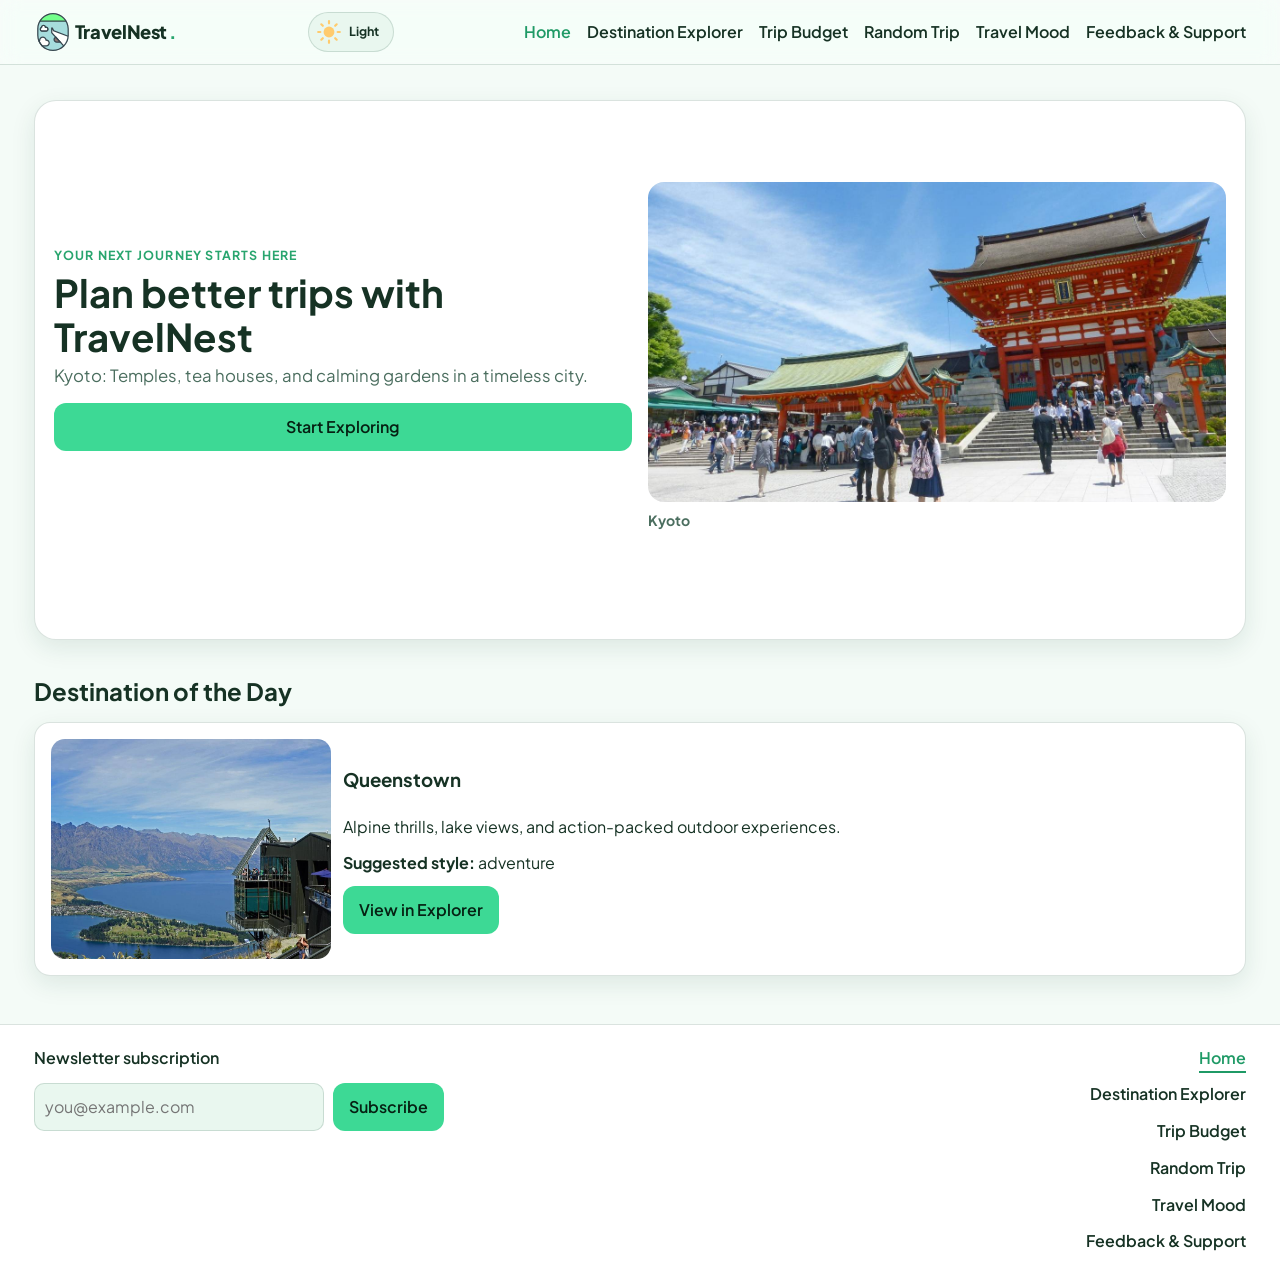
<file: index.html>
<!DOCTYPE html>
<html lang="en">

<head>
    <meta charset="UTF-8">
    <meta http-equiv="refresh" content="0; url=Pages/Home.html">
    <title>TravelNest</title>
</head>

<body>
    <script>
        window.location.replace("Pages/Home.html");
    </script>
</body>

</html>
</file>
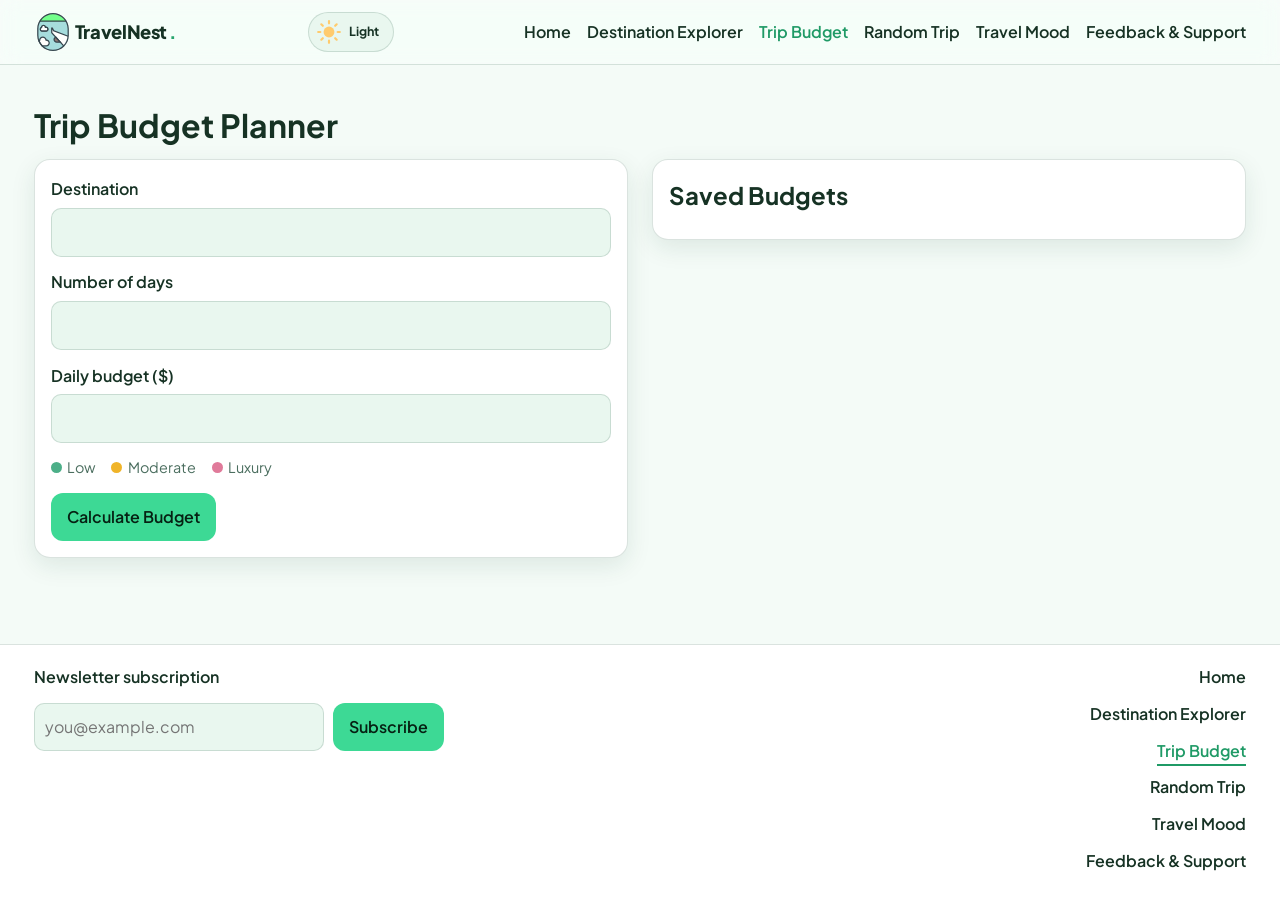
<file: Pages/Budget Planner.html>
<!DOCTYPE html>
<html lang="en">

<head>
  <meta charset="UTF-8" />
  <meta name="viewport" content="width=device-width, initial-scale=1.0" />
  <meta name="description" content="Estimate your trip budget and save plans locally." />
  <title>TravelNest | Trip Budget Planner</title>
  <link rel="preconnect" href="https://fonts.googleapis.com">
  <link rel="preconnect" href="https://fonts.gstatic.com" crossorigin>
  <link href="https://fonts.googleapis.com/css2?family=Plus+Jakarta+Sans:wght@400;500;600;700;800&display=swap"
    rel="stylesheet">
  <link rel="icon" type="image/svg+xml" href="../Svgs/Favicon.svg" />
  <link rel="manifest" href="../PWA/Manifest.json" />
  <link rel="stylesheet" href="../Stylesheets/Global.css" />
  <link rel="stylesheet" href="../Stylesheets/Budget Planner.css" />
</head>

<body data-page="budget">
  <div id="site-header"></div>
  <main id="main-content">
    <h1>Trip Budget Planner</h1>
    <div class="split-layout">
      <div class="budget-planner-column">
        <form id="budget-form" class="surface-panel">
          <label>Destination
            <input id="destination" type="text" />
          </label>
          <label>Number of days
            <input id="days" type="text" />
          </label>
          <label>Daily budget ($)
            <input id="daily-budget" type="text" />
          </label>
          <div class="budget-legend">
            <span><i class="legend-dot legend-dot--low"></i> Low</span>
            <span><i class="legend-dot legend-dot--moderate"></i> Moderate</span>
            <span><i class="legend-dot legend-dot--luxury"></i> Luxury</span>
          </div>
          <button class="btn" type="submit">Calculate Budget</button>
        </form>
        <section id="budget-output" class="budget-output surface-panel" aria-live="polite"></section>
      </div>
      <section class="saved-budgets-column surface-panel">
        <h2>Saved Budgets</h2>
        <ul id="saved-budgets"></ul>
      </section>
    </div>
  </main>
  <div id="site-footer"></div>
  <script src="../Javascripts/Global.js"></script>
  <script src="../Javascripts/Budget Planner.js"></script>
</body>

</html>
</file>
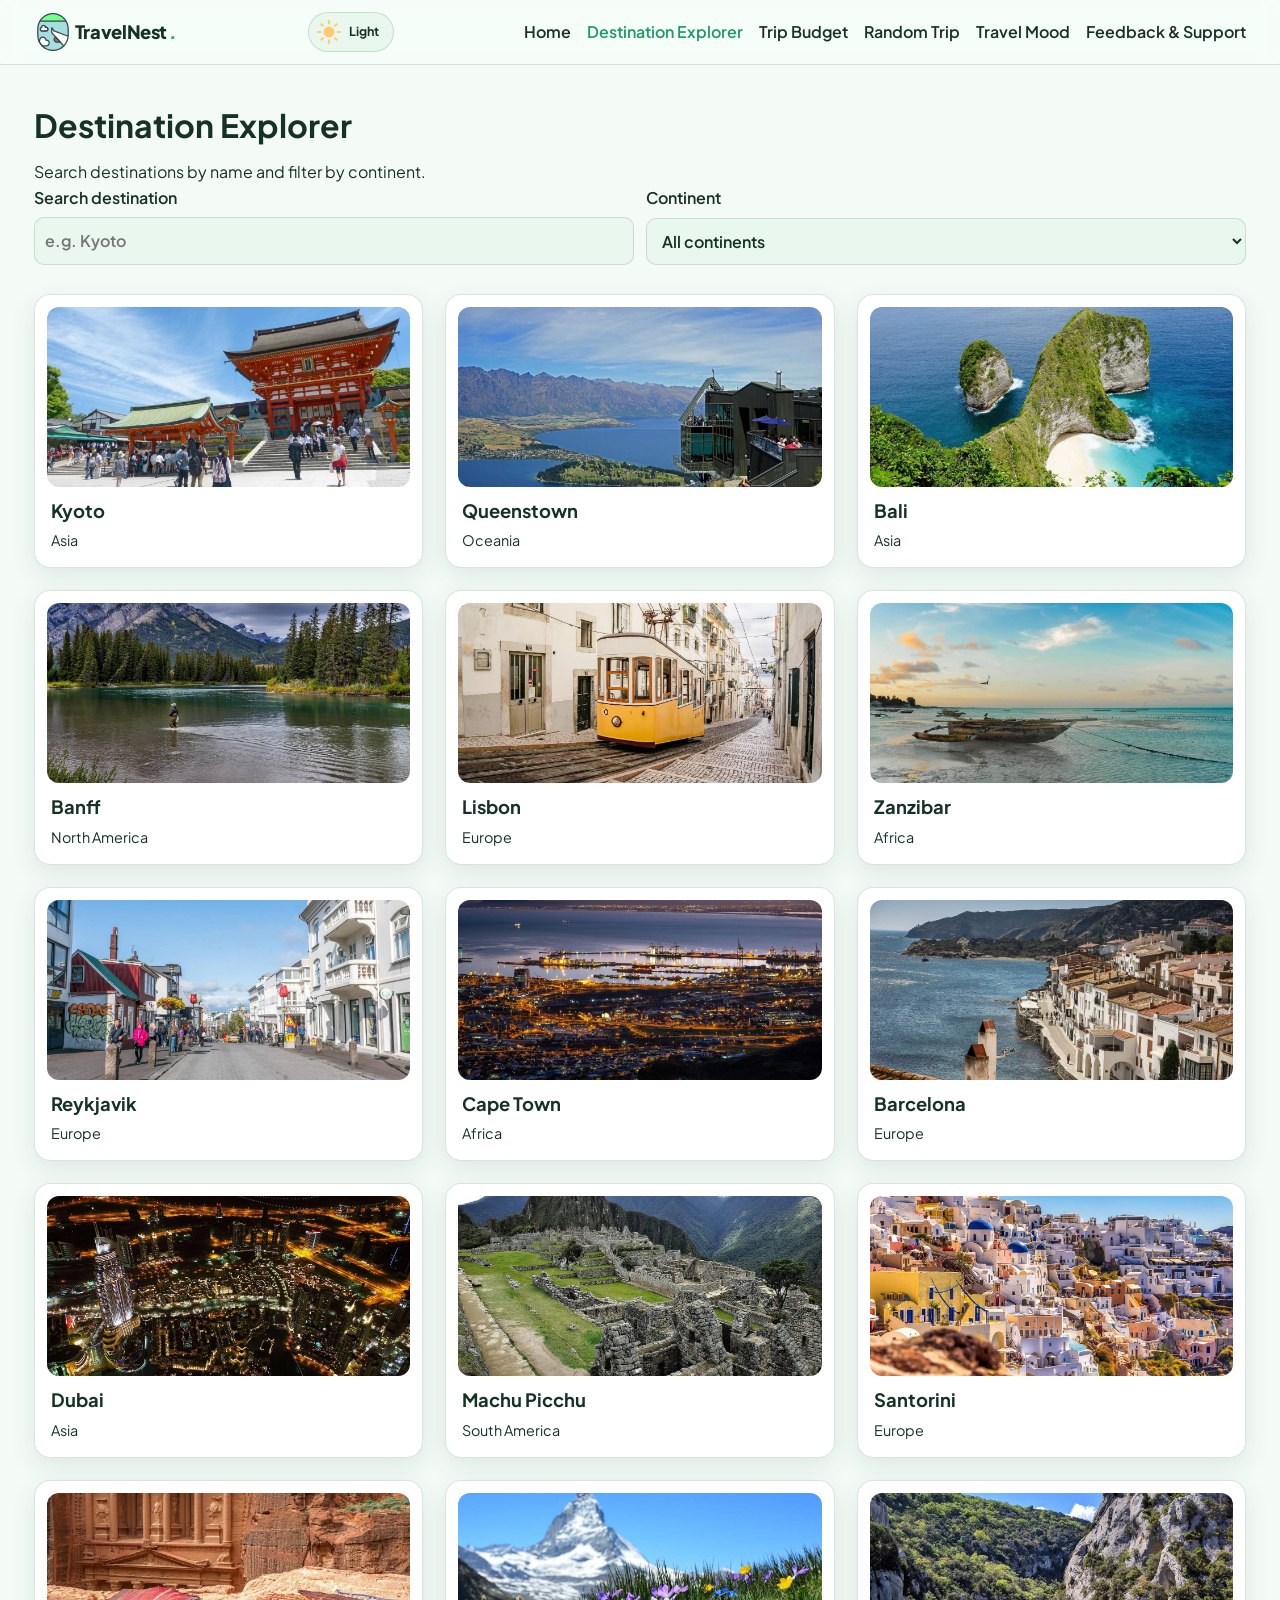
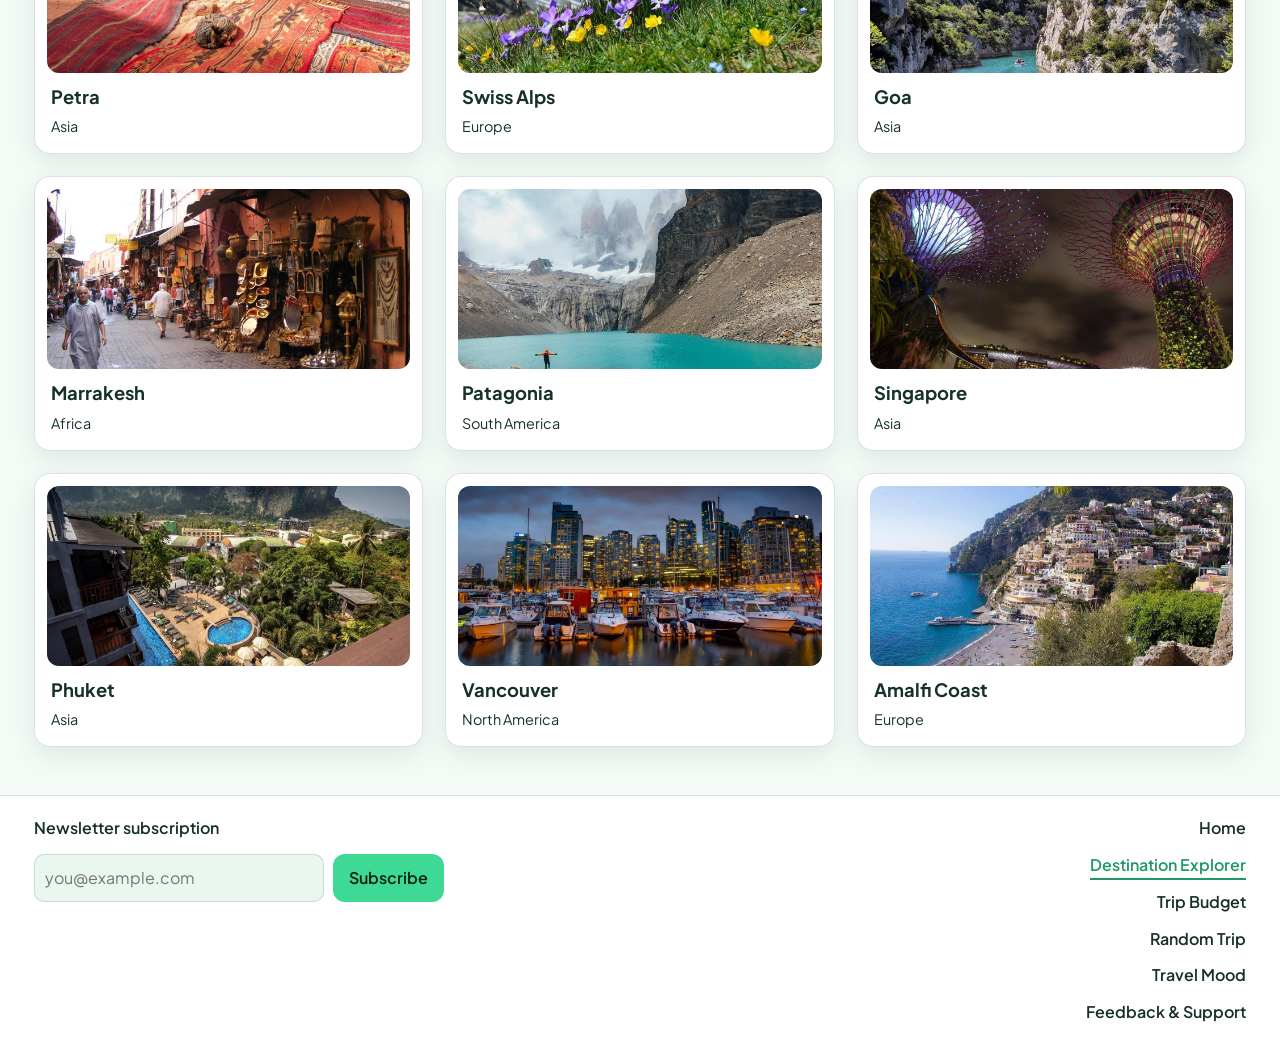
<file: Pages/Explorer.html>
<!DOCTYPE html>
<html lang="en">

<head>
  <meta charset="UTF-8" />
  <meta name="viewport" content="width=device-width, initial-scale=1.0" />
  <meta name="description" content="Browse and filter destinations with details, attractions, and travel costs." />
  <title>TravelNest | Destination Explorer</title>
  <link rel="preconnect" href="https://fonts.googleapis.com">
  <link rel="preconnect" href="https://fonts.gstatic.com" crossorigin>
  <link href="https://fonts.googleapis.com/css2?family=Plus+Jakarta+Sans:wght@400;500;600;700;800&display=swap"
    rel="stylesheet">
  <link rel="icon" type="image/svg+xml" href="../Svgs/Favicon.svg" />
  <link rel="manifest" href="../PWA/Manifest.json" />
  <link rel="stylesheet" href="../Stylesheets/Global.css" />
  <link rel="stylesheet" href="../Stylesheets/Explorer.css" />
</head>

<body data-page="explorer">
  <div id="site-header"></div>
  <main id="main-content">
    <header class="page-intro">
      <h1>Destination Explorer</h1>
      <p>Search destinations by name and filter by continent.</p>
    </header>
    <section class="filters">
      <label>
        Search destination
        <input id="search-input" type="text" placeholder="e.g. Kyoto" />
      </label>
      <label>
        Continent
        <select id="continent-filter">
          <option value="all">All continents</option>
        </select>
      </label>
    </section>
    <section id="destination-grid" class="destination-grid"></section>
  </main>
  <div id="destination-modal" class="modal" aria-hidden="true">
    <div class="modal__content glass-effect">
      <button type="button" id="close-modal" class="modal__close"
        aria-label="Close destination details">&times;</button>
      <div id="modal-body"></div>
    </div>
  </div>
  <div id="site-footer"></div>
  <script src="../Javascripts/Destination Data.js"></script>
  <script src="../Javascripts/Global.js"></script>
  <script src="../Javascripts/Explorer.js"></script>
</body>

</html>
</file>
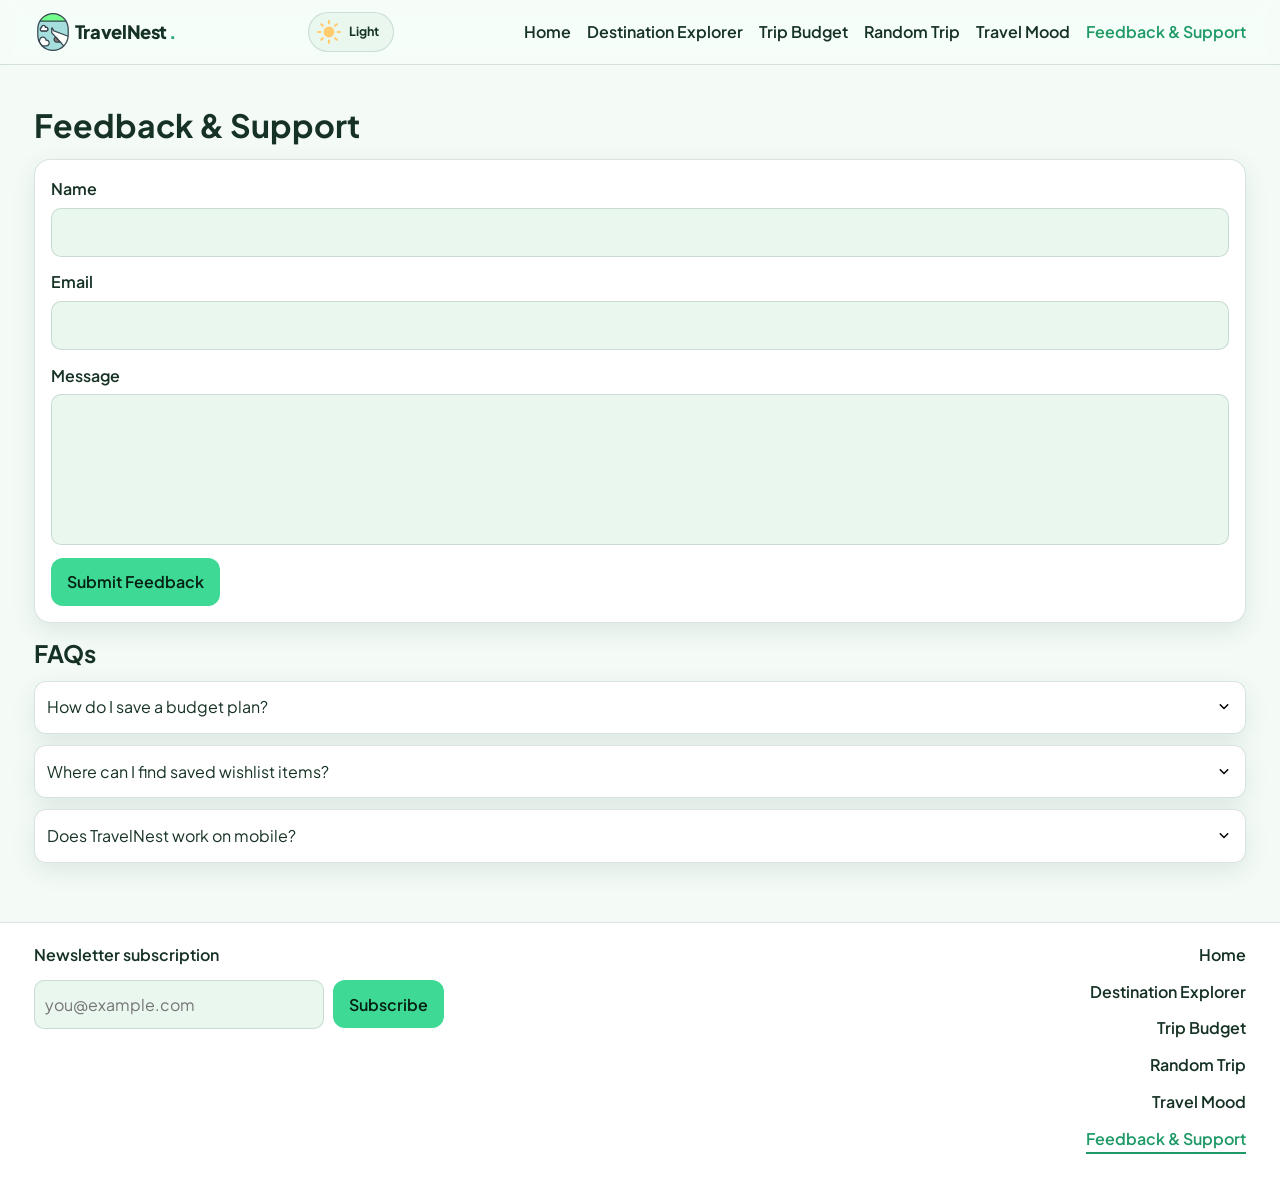
<file: Pages/Feedback.html>
<!DOCTYPE html>
<html lang="en">

<head>
  <meta charset="UTF-8" />
  <meta name="viewport" content="width=device-width, initial-scale=1.0" />
  <meta name="description" content="Send feedback and browse support FAQs." />
  <title>TravelNest | Feedback & Support</title>
  <link rel="preconnect" href="https://fonts.googleapis.com">
  <link rel="preconnect" href="https://fonts.gstatic.com" crossorigin>
  <link href="https://fonts.googleapis.com/css2?family=Plus+Jakarta+Sans:wght@400;500;600;700;800&display=swap"
    rel="stylesheet">
  <link rel="icon" type="image/svg+xml" href="../Svgs/Favicon.svg" />
  <link rel="manifest" href="../PWA/Manifest.json" />
  <link rel="stylesheet" href="../Stylesheets/Global.css" />
  <link rel="stylesheet" href="../Stylesheets/Feedback.css" />
</head>

<body data-page="feedback">
  <div id="site-header"></div>
  <main id="main-content">
    <h1>Feedback & Support</h1>
    <form id="feedback-form" class="surface-panel" novalidate>
      <label>Name
        <input id="name" type="text" />
      </label>
      <label>Email
        <input id="email" type="text" />
      </label>
      <label>Message
        <textarea id="message" class="no-resize" rows="5"></textarea>
      </label>
      <button class="btn" type="submit">Submit Feedback</button>
    </form>
    <p id="feedback-message" aria-live="polite"></p>
    <section>
      <h2>FAQs</h2>
      <div id="faq" class="accordion"></div>
    </section>
  </main>
  <div id="site-footer"></div>
  <script src="../Javascripts/Global.js"></script>
  <script src="../Javascripts/Feedback.js"></script>
</body>

</html>
</file>
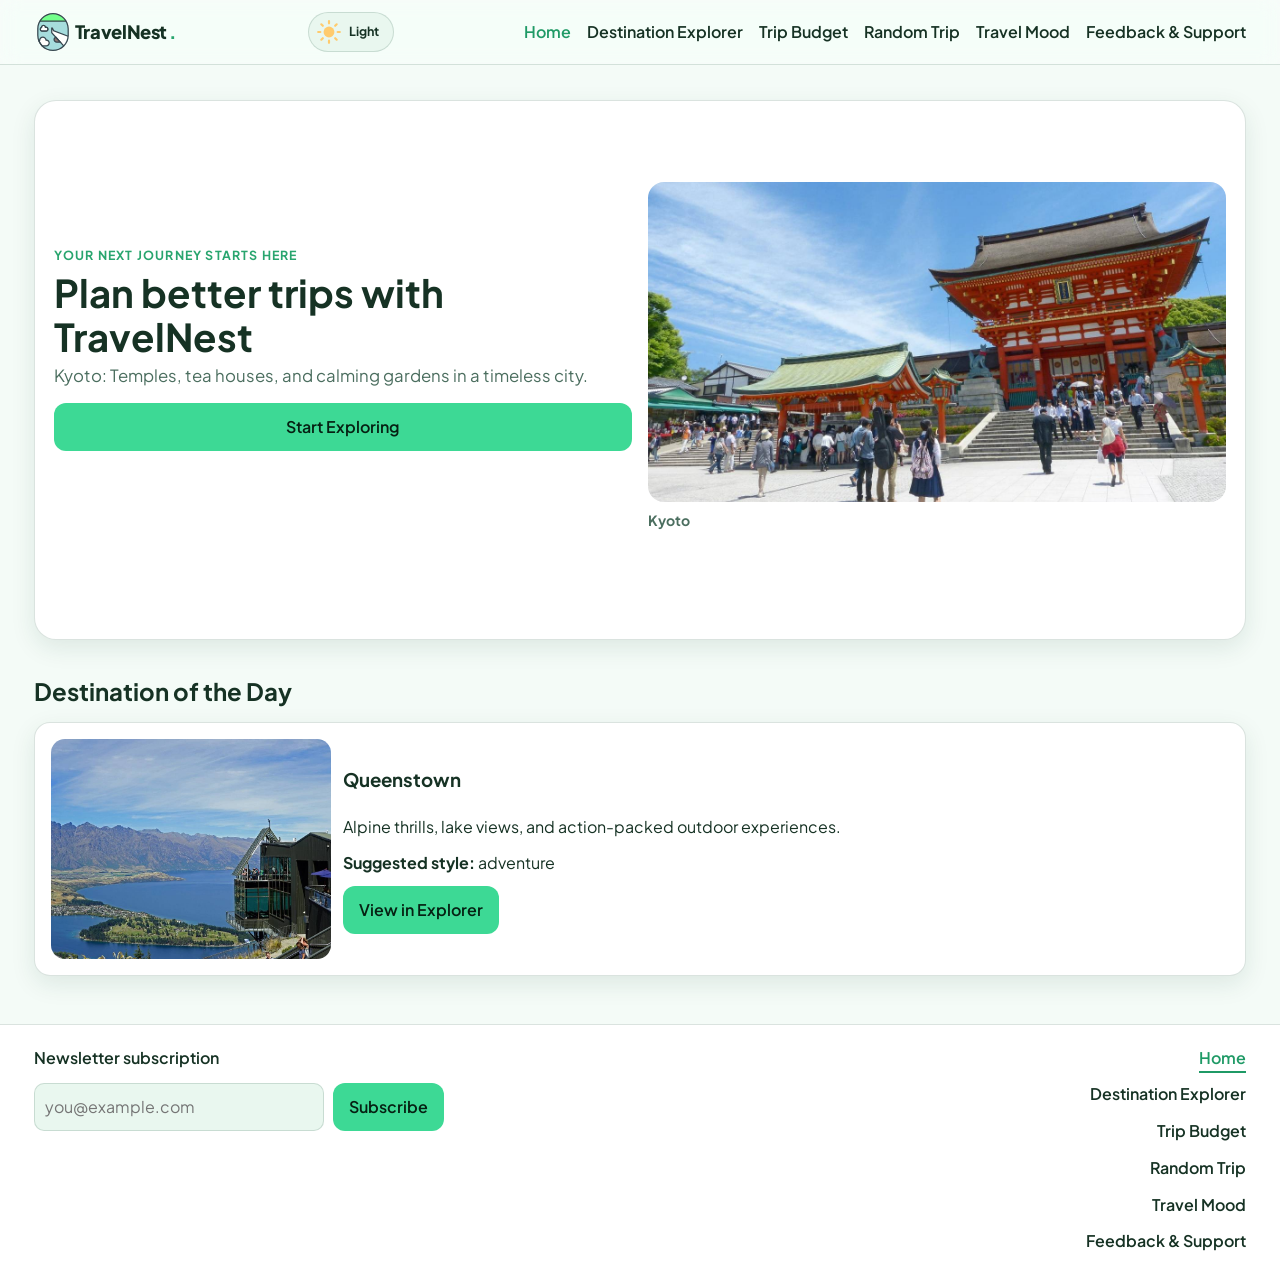
<file: Pages/Home.html>
<!DOCTYPE html>
<html lang="en">

<head>
  <meta charset="UTF-8" />
  <meta name="viewport" content="width=device-width, initial-scale=1.0" />
  <meta name="description"
    content="TravelNest helps you explore destinations, plan budgets, and manage travel inspiration." />
  <title>TravelNest | Home</title>
  <link rel="preconnect" href="https://fonts.googleapis.com">
  <link rel="preconnect" href="https://fonts.gstatic.com" crossorigin>
  <link href="https://fonts.googleapis.com/css2?family=Plus+Jakarta+Sans:wght@400;500;600;700;800&display=swap"
    rel="stylesheet">
  <link rel="icon" type="image/svg+xml" href="../Svgs/Favicon.svg" />
  <link rel="manifest" href="../PWA/Manifest.json" />
  <link rel="stylesheet" href="../Stylesheets/Global.css" />
  <link rel="stylesheet" href="../Stylesheets/Home.css" />
</head>

<body data-page="home">
  <div id="site-header"></div>
  <main id="main-content">
    <section class="hero-shell">
      <div class="hero">
        <div class="hero__text">
          <p class="tag">Your next journey starts here</p>
          <h1>Plan better trips with TravelNest</h1>
          <p id="rotating-quote" class="hero__quote" aria-live="polite"></p>
          <a class="btn explorer-btn" href="Explorer.html">Start Exploring</a>
        </div>
        <div class="hero__media">
          <a id="hero-image-link" class="hero-image-link" href="Explorer.html">
            <img id="hero-image" src="" alt="Featured destination" />
          </a>
          <p id="hero-image-label"></p>
        </div>
      </div>
    </section>
    <section class="daily">
      <h2>Destination of the Day</h2>
      <article id="destination-of-day" class="daily__card surface-panel"></article>
    </section>
  </main>
  <div id="site-footer"></div>
  <script src="../Javascripts/Destination Data.js"></script>
  <script src="../Javascripts/Global.js"></script>
  <script src="../Javascripts/Home.js"></script>
</body>

</html>
</file>
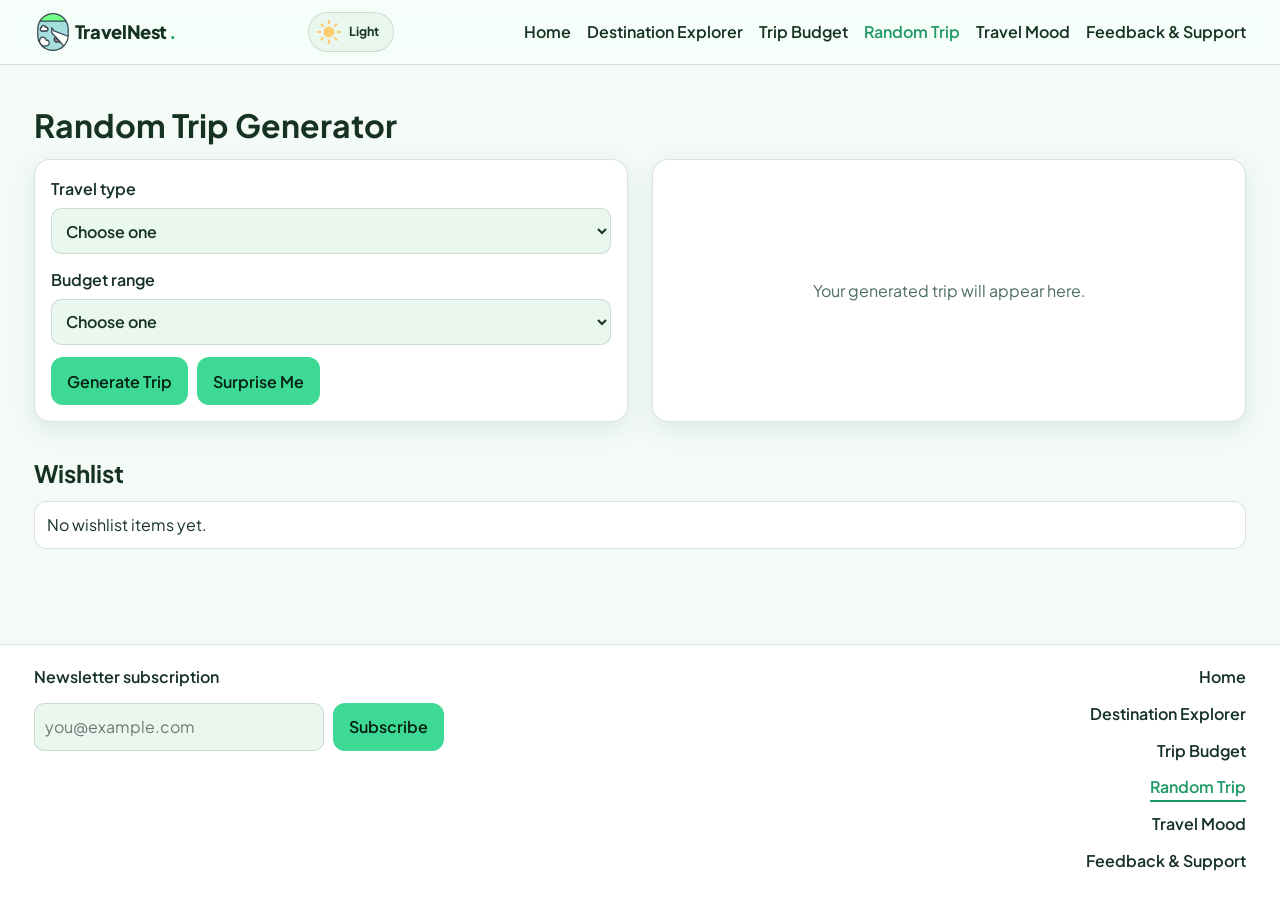
<file: Pages/Random Trip.html>
<!DOCTYPE html>
<html lang="en">

<head>
  <meta charset="UTF-8" />
  <meta name="viewport" content="width=device-width, initial-scale=1.0" />
  <meta name="description" content="Get random trip ideas and save favorites to your wishlist." />
  <title>TravelNest | Random Trip Generator</title>
  <link rel="preconnect" href="https://fonts.googleapis.com">
  <link rel="preconnect" href="https://fonts.gstatic.com" crossorigin>
  <link href="https://fonts.googleapis.com/css2?family=Plus+Jakarta+Sans:wght@400;500;600;700;800&display=swap"
    rel="stylesheet">
  <link rel="icon" type="image/svg+xml" href="../Svgs/Favicon.svg" />
  <link rel="manifest" href="../PWA/Manifest.json" />
  <link rel="stylesheet" href="../Stylesheets/Global.css" />
  <link rel="stylesheet" href="../Stylesheets/Random Trip.css" />
</head>

<body data-page="random">
  <div id="site-header"></div>
  <main id="main-content">
    <h1>Random Trip Generator</h1>
    <div class="split-layout split-layout--stretch">
      <form id="random-form" class="surface-panel">
        <label>Travel type
          <select id="travel-type" required>
            <option value="">Choose one</option>
            <option value="adventure">Adventure</option>
            <option value="relaxation">Relaxation</option>
            <option value="cultural">Cultural</option>
            <option value="nature">Nature</option>
          </select>
        </label>
        <label>Budget range
          <select id="budget-range" required>
            <option value="">Choose one</option>
            <option value="low">Low</option>
            <option value="medium">Medium</option>
            <option value="high">High</option>
          </select>
        </label>
        <div class="form-actions">
          <button class="btn" type="submit">Generate Trip</button>
          <button class="btn" type="button" id="surprise-btn">Surprise Me</button>
        </div>
      </form>
      <article id="random-result" class="result surface-panel">
        <p class="result-placeholder">Your generated trip will appear here.</p>
      </article>
    </div>
    <section>
      <h2>Wishlist</h2>
      <ul id="wishlist"></ul>
    </section>
  </main>
  <div id="site-footer"></div>
  <script src="../Javascripts/Destination Data.js"></script>
  <script src="../Javascripts/Global.js"></script>
  <script src="../Javascripts/Random Trip.js"></script>
</body>

</html>
</file>
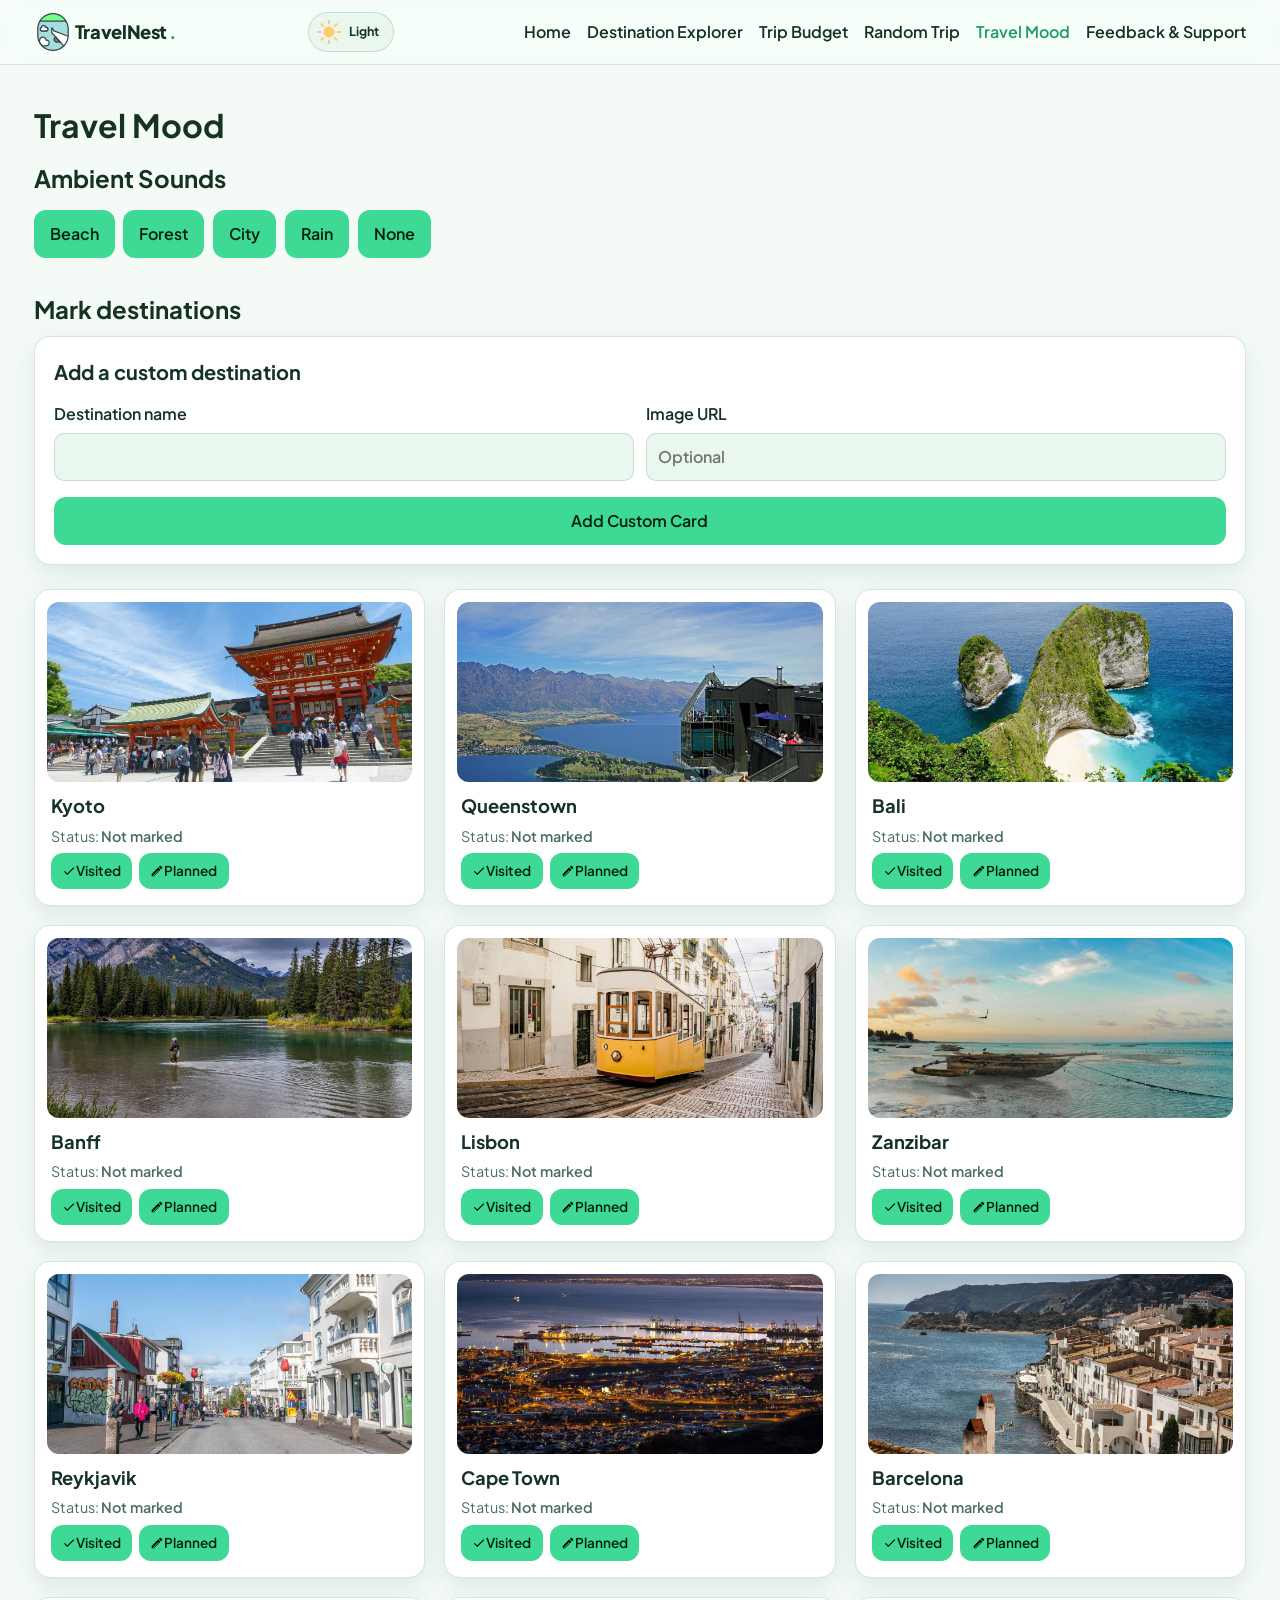
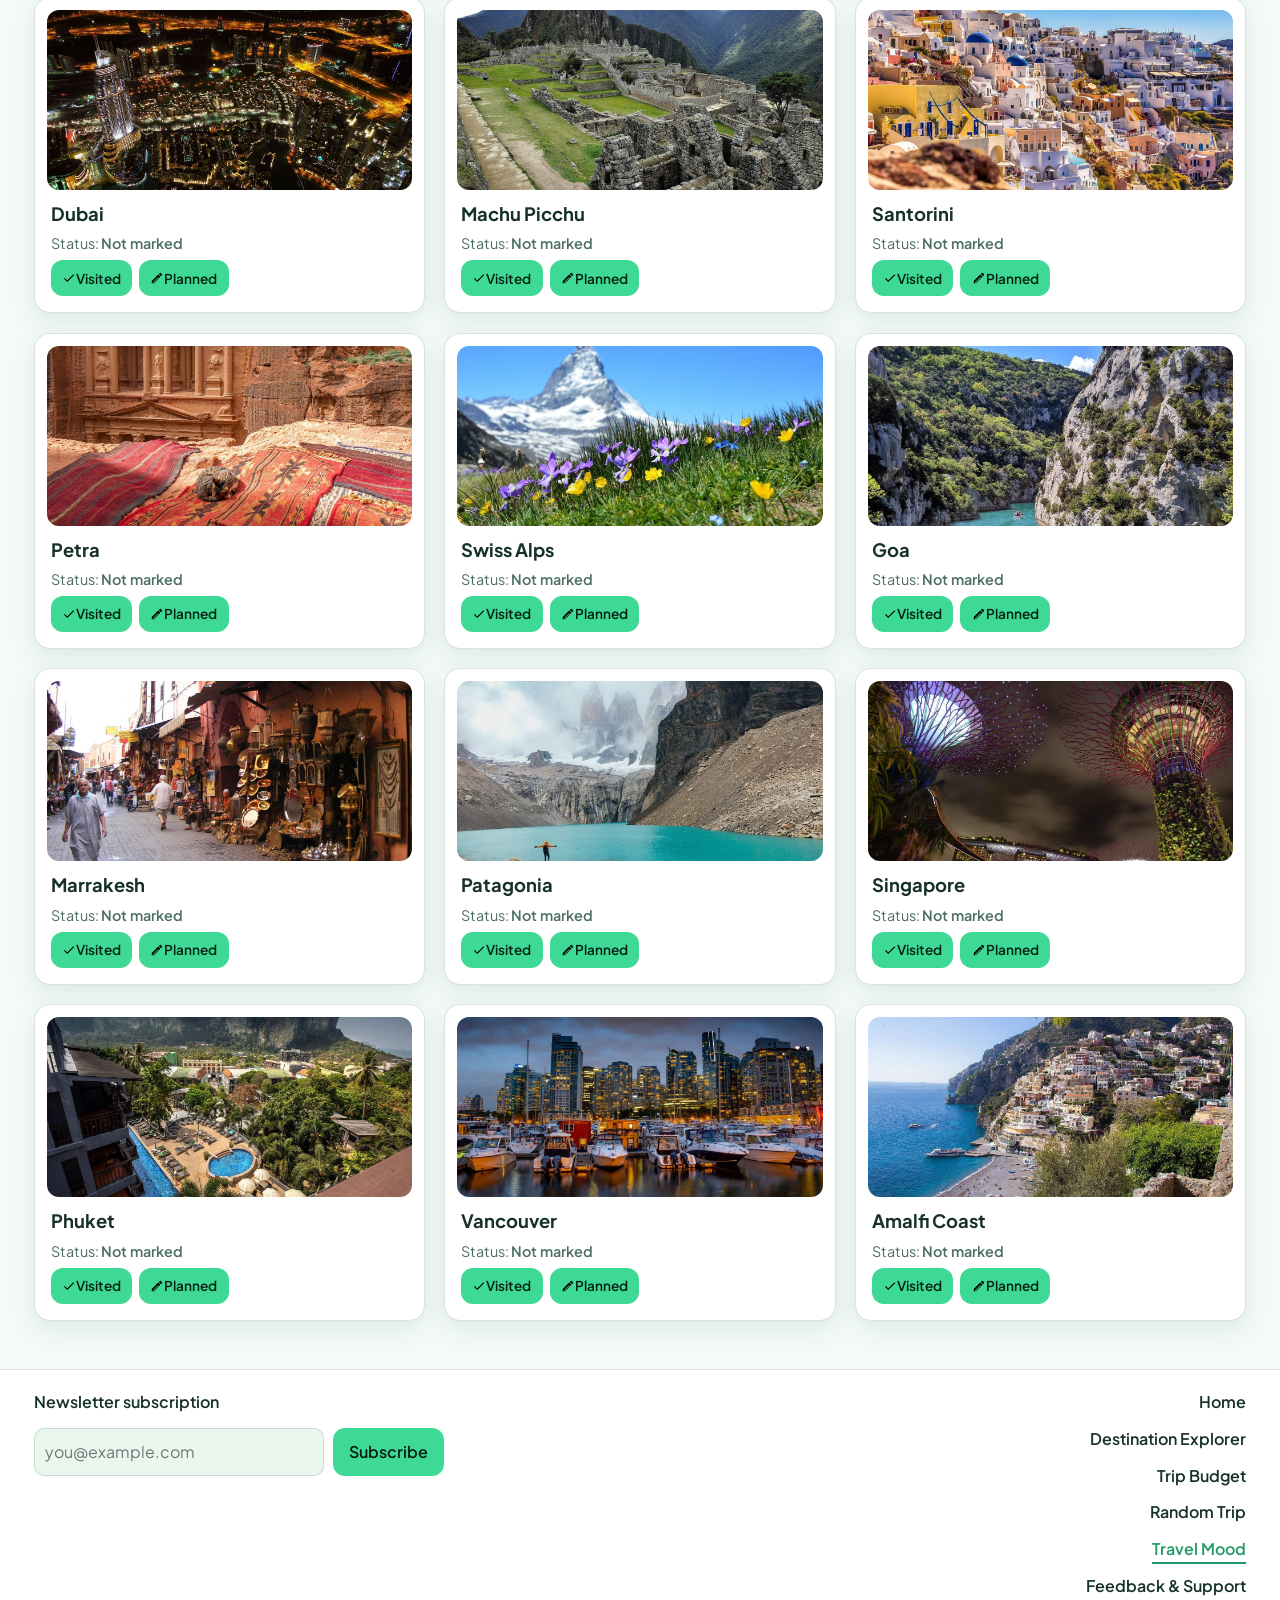
<file: Pages/Travel Mood.html>
<!DOCTYPE html>
<html lang="en">

<head>
  <meta charset="UTF-8" />
  <meta name="viewport" content="width=device-width, initial-scale=1.0" />
  <meta name="description" content="Set your travel mood with ambient sounds and track visited/planned destinations." />
  <title>TravelNest | Travel Mood</title>
  <link rel="preconnect" href="https://fonts.googleapis.com">
  <link rel="preconnect" href="https://fonts.gstatic.com" crossorigin>
  <link href="https://fonts.googleapis.com/css2?family=Plus+Jakarta+Sans:wght@400;500;600;700;800&display=swap"
    rel="stylesheet">
  <link rel="icon" type="image/svg+xml" href="../Svgs/Favicon.svg" />
  <link rel="manifest" href="../PWA/Manifest.json" />
  <link rel="stylesheet" href="../Stylesheets/Global.css" />
  <link rel="stylesheet" href="../Stylesheets/Travel Mood.css" />
</head>

<body data-page="mood">
  <div id="site-header"></div>
  <main id="main-content">
    <h1>Travel Mood</h1>
    <section class="sounds-section">
      <h2>Ambient Sounds</h2>
      <div class="sound-controls">
        <button type="button" class="btn sound-btn" data-sound="beach">Beach</button>
        <button type="button" class="btn sound-btn" data-sound="forest">Forest</button>
        <button type="button" class="btn sound-btn" data-sound="city">City</button>
        <button type="button" class="btn sound-btn" data-sound="rain">Rain</button>
        <button type="button" class="btn ambient-none-btn" id="ambient-none-btn">None</button>
      </div>
      <p id="sound-status" aria-live="polite"></p>
    </section>
    <section>
      <h2>Mark destinations</h2>
      <form id="custom-destination-form" class="surface-panel">
        <h3>Add a custom destination</h3>
        <div class="custom-dest-grid">
          <label>Destination name
            <input id="custom-name" type="text" required />
          </label>
          <label>Image URL
            <input id="custom-image" type="text" placeholder="Optional" />
          </label>
        </div>
        <button class="btn" type="submit">Add Custom Card</button>
      </form>
      <div id="track-list" class="track-list"></div>
    </section>
  </main>
  <div id="edit-custom-modal" class="modal" aria-hidden="true">
    <div class="modal__content glass-effect">
      <button type="button" id="close-edit-modal" class="modal__close" aria-label="Close edit form">&times;</button>
      <h2>Edit custom destination</h2>
      <form id="edit-custom-form">
        <input type="hidden" id="edit-custom-id" />
        <label>Destination name <input id="edit-custom-name" type="text" required /></label>
        <label>Image URL <input id="edit-custom-image" type="text" placeholder="Optional" /></label>
        <div class="form-row">
          <button class="btn" type="submit">Save</button>
          <button class="btn" type="button" id="cancel-edit-custom">Cancel</button>
        </div>
      </form>
    </div>
  </div>
  <div id="site-footer"></div>
  <script src="../Javascripts/Destination Data.js"></script>
  <script src="../Javascripts/Global.js"></script>
  <script src="../Javascripts/Travel Mood.js"></script>
</body>

</html>
</file>
<file: Stylesheets/Global.css>
:root {
  --bg: #f4fbf7;
  --primary: #ffffff;
  --secondary: #e9f7ef;
  --tertiary: #1f9a66;
  --text: #163224;
  --mutedtext: #4b6e5f;
  --accent: #28a56e;
  --accent-dark: #1a7a4f;
  --ok: #22b573;
  --border: rgba(25, 80, 57, 0.16);
  --shadow: 0 8px 24px rgba(24, 72, 51, 0.1);
  --btn-bg: #3dd995;
  --btn-text: #062113;
  --glow: 0 6px 20px rgba(40, 165, 110, 0.3);
  --page-width: min(1320px, 96vw);
  --glass-surface: color-mix(in srgb, var(--primary) 40%, transparent);
  --glass-blur: blur(10px) saturate(200%);
  --toggle-icon: url("../Svgs/Light%20Mode%20Icon.svg");
}

body.darkmode {
  --bg: #0f1e18;
  --primary: #173127;
  --secondary: #1d3b30;
  --tertiary: #8ff8cc;
  --text: #ebfff5;
  --mutedtext: #aad8c0;
  --accent: #5af0af;
  --accent-dark: #1f9a66;
  --ok: #5af0af;
  --border: rgba(255, 255, 255, 0.15);
  --shadow: 0 8px 24px rgba(0, 0, 0, 0.3);
  --btn-bg: #3dd995;
  --btn-text: #052a1a;
  --glow: 0 6px 20px rgba(90, 240, 175, 0.25);
  --glass-surface: color-mix(in srgb, var(--primary) 40%, transparent);
  --toggle-icon: url("../Svgs/Dark%20Mode%20Icon.svg");
}

*,
*::before,
*::after {
  box-sizing: border-box;
  margin: 0;
  padding: 0;
  -webkit-tap-highlight-color: transparent;
}

html {
  scroll-behavior: smooth;
  -webkit-text-size-adjust: 100%;
  height: 100%;
}

body {
  min-height: 100%;
  display: flex;
  flex-direction: column;
  font-family: "Plus Jakarta Sans", "Segoe UI", sans-serif;
  background: var(--bg);
  color: var(--text);
  line-height: 1.6;
  padding-top: 76px;
  transition: background 0.35s ease, color 0.35s ease;
}

main h1,
main h2,
main h3 {
  margin-bottom: 0.5rem;
}

img,
picture,
video,
canvas,
svg {
  display: block;
  max-width: 100%;
}

button,
input,
select,
textarea {
  font: inherit;
  color: inherit;
}

button {
  cursor: pointer;
}

a {
  color: var(--accent);
  text-decoration: none;
}

ul,
ol {
  list-style: none;
}

.glass-effect {
  background: var(--glass-surface);
  -webkit-backdrop-filter: var(--glass-blur);
  backdrop-filter: var(--glass-blur);
}

.surface-panel,
.destination-card,
.track-card,
.accordion-item,
#saved-budgets li,
#wishlist li {
  background: var(--primary);
  border: 1px solid var(--border);
}

.surface-panel,
.destination-card,
.track-card,
.accordion-item {
  box-shadow: var(--shadow);
}

.surface-panel {
  border-radius: 16px;
  padding: 1rem;
}

.split-layout {
  display: grid;
  grid-template-columns: 1fr;
  gap: 1.5rem;
  align-items: start;
  margin-bottom: 2rem;
}

.split-layout--stretch {
  align-items: stretch;
}

#main-content {
  flex: 1;
  width: var(--page-width);
  max-width: 100%;
  margin: 1.5rem auto 3rem;
  padding: 0 0.5rem;
}

* {
  scrollbar-width: thin;
  scrollbar-color: var(--tertiary) var(--secondary);
}

*::-webkit-scrollbar {
  width: 8px;
  height: 8px;
}

*::-webkit-scrollbar-track {
  background: var(--secondary);
  border-radius: 8px;
}

*::-webkit-scrollbar-thumb {
  background: var(--tertiary);
  border-radius: 8px;
  border: 2px solid transparent;
  background-clip: padding-box;
}

.btn {
  display: inline-flex;
  align-items: center;
  justify-content: center;
  border: 0;
  background: var(--btn-bg);
  color: var(--btn-text);
  padding: 0.7rem 1rem;
  border-radius: 12px;
  font-weight: 600;
  transition: all 0.22s ease;
}

.btn:hover {
  transform: translateY(-2px);
  background: var(--accent-dark);
  color: #fff;
  box-shadow: var(--glow);
}

.btn:active {
  transform: translateY(0);
}

.btn-small {
  padding: 0.45rem 0.7rem;
  font-size: 0.85rem;
}

.btn--danger {
  background: #e85b72;
  color: #fff;
}

.btn--danger:hover {
  transform: translateY(-2px);
  background: #ff8fa4;
  color: #3a0a14;
  box-shadow: 0 6px 20px rgba(216, 91, 114, 0.35);
}

.explorer-btn {
  margin-top: 1rem;
  margin-bottom: 1rem;
}

.btn-icon {
  width: 14px;
  height: 14px;
  flex-shrink: 0;
  object-fit: contain;
  display: block;
}

/*Form Elements*/
.form-actions {
  display: flex;
  flex-wrap: wrap;
  gap: 0.6rem;
}

label {
  display: grid;
  gap: 0.4rem;
  margin-bottom: 0.8rem;
  font-weight: 600;
}

input,
select,
textarea {
  width: 100%;
  border: 1px solid var(--border);
  border-radius: 10px;
  padding: 0.65rem;
  background: var(--secondary);
  color: var(--text);
}

textarea.no-resize {
  resize: none;
  overflow: auto;
}

/*Tables inside the modals*/
table {
  width: 100%;
  border-collapse: collapse;
}

th,
td {
  border: 1px solid var(--border);
  padding: 0.45rem;
  text-align: left;
}

/*Modals*/
.modal {
  position: fixed;
  inset: 0;
  display: grid;
  place-items: center;
  background: #0000008c;
  padding: 1rem;
  z-index: 80;
  opacity: 0;
  visibility: hidden;
  pointer-events: none;
  transition: opacity 0.25s ease, visibility 0.25s ease;
}

.modal.open {
  opacity: 1;
  visibility: visible;
  pointer-events: auto;
}

.modal__content {
  border: 1px solid var(--border);
  box-shadow: var(--shadow);
  border-radius: 16px;
  padding: 1rem;
  position: relative;
  width: 100%;
  max-width: 500px;
}

.modal__close {
  position: absolute;
  top: 0.5rem;
  right: 0.8rem;
  background: transparent;
  border: none;
  box-shadow: none;
  color: var(--text);
  font-size: 2rem;
  cursor: pointer;
  line-height: 1;
  padding: 0.2rem;
}

.theme-toggle {
  display: inline-flex;
  align-items: center;
  gap: 0.45rem;
  height: 40px;
  padding: 0 0.85rem 0 0.45rem;
  border-radius: 999px;
  border: 1px solid var(--border);
  background: var(--secondary);
  font-size: 0.78rem;
  font-weight: 700;
  color: var(--text);
  transition: background 0.3s ease, border-color 0.3s ease, color 0.3s ease;
}

.theme-toggle__icon {
  width: 26px;
  height: 26px;
  flex-shrink: 0;
  background-image: var(--toggle-icon);
  background-size: contain;
  background-repeat: no-repeat;
  transition: transform 0.45s cubic-bezier(0.4, 0, 0.2, 1);
}

body.darkmode .theme-toggle__icon {
  transform: rotate(180deg);
}

.theme-toggle__label {
  white-space: nowrap;
}

/*Header & Navigation*/
.site-header {
  width: 100%;
  position: fixed;
  top: 0;
  left: 0;
  z-index: 70;
  border-bottom: 1px solid var(--border);
}

.nav-wrap {
  width: var(--page-width);
  max-width: 100%;
  margin: 0 auto;
  display: flex;
  align-items: center;
  justify-content: space-between;
  padding: 0.75rem 0.5rem;
  gap: 0.5rem;
}

.nav-actions {
  display: flex;
  gap: 0.5rem;
  align-items: center;
}

.brand {
  display: inline-flex;
  align-items: center;
  gap: 0.2rem;
  font-weight: 800;
  font-size: 1.15rem;
  color: var(--text);
  letter-spacing: -0.02em;
}

.brand img {
  width: 38px;
  height: 38px;
  border-radius: 8px;
  flex-shrink: 0;
}

.brand__dot {
  color: var(--accent);
  margin-left: -0.05em;
}

.nav-links {
  display: none;
  flex-direction: column;
  gap: 0.8rem;
  padding: 0.8rem 0 0;
  width: 100%;
}

.nav-links.open {
  display: flex;
}

.nav-links a {
  color: var(--text);
  font-weight: 600;
  transition: color 0.2s ease;
}

.nav-links a:hover,
.nav-links a.active {
  color: var(--tertiary);
}

/*Hamburger Menu for Mobile*/
.hamburger {
  width: 42px;
  height: 42px;
  display: grid;
  place-content: center;
  gap: 5px;
  background: transparent;
  border: none;
  box-shadow: none;
}

.hamburger span {
  width: 22px;
  height: 2px;
  background: var(--text);
  transition: 0.25s ease;
}

.hamburger.open span:nth-child(1) {
  transform: rotate(45deg) translate(5px, 5px);
}

.hamburger.open span:nth-child(2) {
  opacity: 0;
}

.hamburger.open span:nth-child(3) {
  transform: rotate(-45deg) translate(5px, -5px);
}

/*Footer & Newsletter*/
.site-footer {
  flex-shrink: 0;
  margin-top: auto;
  width: 100%;
  background: var(--primary);
  border-top: 1px solid var(--border);
}

.footer-wrap {
  width: var(--page-width);
  max-width: 100%;
  margin: 0 auto;
  padding: 1.2rem 0.5rem 1.5rem;
  display: grid;
  gap: 1.2rem;
}

.footer-nav {
  display: flex;
  flex-direction: column;
  align-items: flex-end;
  gap: 0.55rem;
  text-align: right;
}

.footer-nav a {
  color: var(--text);
  font-weight: 600;
  position: relative;
  padding-bottom: 0.15rem;
  transition: color 0.2s ease;
}

.footer-nav a::after {
  content: "";
  position: absolute;
  left: 0;
  bottom: 0;
  width: 0;
  height: 2px;
  background: var(--tertiary);
  transition: width 0.25s ease;
}

.footer-nav a:hover::after,
.footer-nav a.active::after {
  width: 100%;
}

.footer-nav a:hover,
.footer-nav a.active {
  color: var(--tertiary);
}

.newsletter-row {
  display: flex;
  flex-direction: column;
  gap: 0.6rem;
}

/*Cards*/
.destination-card,
.track-card {
  border-radius: 16px;
  padding: 0.75rem;
  display: flex;
  flex-direction: column;
  gap: 0.75rem;
  transition: transform 0.25s ease, box-shadow 0.25s ease;
}

.destination-card {
  cursor: pointer;
}

.destination-card:hover,
.track-card:hover {
  transform: scale(1.02);
  box-shadow: var(--glow);
}

.destination-card__image-wrap,
.track-card__image-wrap {
  width: 100%;
  height: 180px;
  overflow: hidden;
  border-radius: 12px;
  line-height: 0;
}

.destination-card__image-wrap img,
.track-card__img {
  width: 100%;
  height: 100%;
  object-fit: cover;
  object-position: center;
  pointer-events: none;
  transition: transform 0.3s ease;
}

.destination-card__content,
.track-card__content {
  display: flex;
  flex-direction: column;
  gap: 0.4rem;
  padding: 0 0.25rem 0.25rem;
}

.destination-card h3,
.track-card h3 {
  font-size: 1.15rem;
  font-weight: 700;
  margin: 0;
  line-height: 1.35;
  color: var(--text);
}

.destination-card p,
.track-card p {
  margin: 0;
  font-size: 0.9rem;
  line-height: 1.45;
}

.card-desc,
.track-status {
  color: var(--mutedtext);
  font-size: 0.92rem;
}

/*List Components used in Budget/Random trip*/
#saved-budgets,
#wishlist {
  display: grid;
  gap: 0.65rem;
  max-height: 40vh;
  overflow-y: auto;
}

#saved-budgets li,
#wishlist li {
  display: flex;
  flex-wrap: wrap;
  align-items: center;
  justify-content: space-between;
  gap: 0.5rem;
  padding: 0.65rem 0.75rem;
  border-radius: 12px;
}

.card-animate {
  opacity: 0;
  transform: translateY(18px);
  animation: cardIn 0.5s ease forwards;
}

@keyframes cardIn {
  to {
    opacity: 1;
    transform: translateY(0);
  }
}

@media (min-width: 760px) {
  .split-layout {
    grid-template-columns: 1fr 1fr;
  }

  .hamburger {
    display: none;
  }

  .nav-links {
    display: flex;
    flex-direction: row;
    width: auto;
    padding: 0;
    gap: 1rem;
  }

  .footer-wrap {
    grid-template-columns: 1fr auto;
    align-items: start;
  }

  .newsletter-row {
    flex-direction: row;
    align-items: center;
  }

  .newsletter-row input {
    max-width: 290px;
  }
}

@media (max-width: 759px) {
  .nav-wrap {
    flex-wrap: wrap;
  }

  .nav-links.open {
    order: 3;
    padding-top: 0.8rem;
    margin-top: 0.3rem;
  }

  .footer-wrap {
    grid-template-columns: 1fr;
  }

  .footer-nav {
    align-items: flex-end;
    text-align: right;
    margin-left: auto;
  }
}
</file>
<file: Stylesheets/Budget Planner.css>
.budget-legend {
  display: flex;
  flex-wrap: wrap;
  gap: 0.75rem 1rem;
  margin: 0.2rem 0 0.9rem;
  font-size: 0.9rem;
  color: var(--mutedtext);
}

.budget-legend span {
  display: inline-flex;
  align-items: center;
  gap: 0.35rem;
}

.legend-dot {
  width: 11px;
  height: 11px;
  border-radius: 50%;
  display: inline-block;
}

.legend-dot--low {
  background: #4caf88;
}

.legend-dot--moderate {
  background: #f0b429;
}

.legend-dot--luxury {
  background: #e07a9a;
}

.budget-output {
  margin-top: 1rem;
  display: none;
}

.budget-output.show {
  display: block;
}

.meter {
  margin-top: 0.7rem;
  background: var(--secondary);
  border-radius: 999px;
  overflow: hidden;
  height: 12px;
}

.meter>span {
  display: block;
  height: 100%;
  width: 0;
  border-radius: 999px;
  transition: width 0.6s ease;
}

.meter--low>span {
  background: #4caf88;
}

.meter--moderate>span {
  background: #f0b429;
}

.meter--luxury>span {
  background: #e07a9a;
}
</file>
<file: Stylesheets/Explorer.css>
.filters {
  display: grid;
  gap: 0.8rem;
  margin-bottom: 1rem;
}

.destination-grid {
  display: grid;
  gap: 1.4rem;
}

@media (min-width: 760px) {
  .filters {
    grid-template-columns: 1fr 1fr;
  }

  .destination-grid {
    grid-template-columns: repeat(3, 1fr);
  }
}
</file>
<file: Stylesheets/Feedback.css>
#feedback-message {
  margin-top: 0.7rem;
  color: var(--ok);
}

.accordion-item {
  border-radius: 12px;
  margin-bottom: 0.7rem;
  overflow: hidden;
}

.accordion-header {
  width: 100%;
  text-align: left;
  border: 0;
  background: transparent;
  color: var(--text);
  padding: 0.8rem;
  font-size: 1rem;
  cursor: pointer;
  display: flex;
  justify-content: space-between;
  align-items: center;
  gap: 0.5rem;
}

.accordion-icon {
  width: 18px;
  height: 18px;
  flex-shrink: 0;
  transition: transform 0.4s cubic-bezier(0.25, 1, 0.5, 1);
}

body.darkmode .accordion-icon {
  filter: invert(1);
}

.accordion-item.open .accordion-icon {
  transform: rotate(180deg);
}

.accordion-body {
  display: grid;
  grid-template-rows: 0fr;
  transition: grid-template-rows 0.35s cubic-bezier(0.4, 0, 0.2, 1);
  color: var(--text);
}

.accordion-content {
  overflow: hidden;
  min-height: 0;
}

.accordion-content p {
  margin: 0;
  padding: 0 0.8rem 0.8rem;
  opacity: 0;
  transform: translateY(-4px);
  transition: opacity 0.3s ease, transform 0.3s ease;
}

.accordion-item.open .accordion-body {
  grid-template-rows: 1fr;
}

.accordion-item.open .accordion-content p {
  opacity: 1;
  transform: translateY(0);
}
</file>
<file: Stylesheets/Home.css>
.hero-shell {
  position: relative;
  height: 60vh;
  margin-bottom: 2rem;
  padding: 1.2rem;
  border-radius: 22px;
  border: 1px solid var(--border);
  background: var(--primary);
  box-shadow: var(--shadow);
  overflow: hidden;
}

.hero {
  display: grid;
  gap: 1rem;
  height: calc(60vh - 4.2rem);
  align-items: center;
}

.tag {
  color: var(--accent);
  text-transform: uppercase;
  letter-spacing: 1.2px;
  font-weight: 700;
  font-size: 0.78rem;
}

.hero__text {
  display: flex;
  flex-direction: column;
  justify-content: center;
  min-height: 0;
}

.hero__text h1 {
  font-size: clamp(1.5rem, 4vw, 2.4rem);
  line-height: 1.15;
  margin: 0.3rem 0;
}

.hero__quote {
  font-size: clamp(0.9rem, 2vw, 1.05rem);
  line-height: 1.4;
  color: var(--mutedtext);
}

.hero__media {
  min-height: 0;
  display: flex;
  flex-direction: column;
  justify-content: center;
}

.hero-image-link {
  display: block;
  border-radius: 16px;
  overflow: hidden;
  height: min(42vh, 320px);
  line-height: 0;
  transition: transform 0.28s ease, box-shadow 0.28s ease;
}

.hero-image-link img {
  width: 100%;
  height: 100%;
  object-fit: cover;
  object-position: center;
}

.hero-image-link:hover {
  transform: scale(1.03);
  box-shadow: var(--glow);
}

.hero-image-link:focus,
.hero-image-link:focus-visible {
  outline: none;
}

#hero-image-label {
  margin-top: 0.4rem;
  color: var(--mutedtext);
  font-weight: 700;
  font-size: 0.88rem;
}

.daily {
  margin-top: 0.5rem;
}

.daily h2 {
  margin-bottom: 0.75rem;
}

.daily__card {
  display: grid;
  gap: 0.8rem;
}

.daily__card>div {
  display: flex;
  flex-direction: column;
  align-items: flex-start;
  gap: 0.65rem;
}

.daily__card .hero-image-link {
  display: block;
  width: 100%;
  height: 220px;
  min-height: 220px;
  overflow: hidden;
  border-radius: 14px;
  line-height: 0;
}

@media (min-width: 860px) {
  .hero {
    grid-template-columns: 1fr 1fr;
  }

  .daily__card {
    grid-template-columns: 280px 1fr;
    align-items: center;
  }

  .daily__card .hero-image-link {
    height: 220px;
    width: 100%;
  }
}

@media (max-width: 640px) {
  .hero-shell {
    height: auto;
  }

  .hero {
    height: auto;
  }

  .hero-image-link {
    height: 200px;
  }

  .daily__card .hero-image-link {
    height: 200px;
    min-height: 200px;
  }
}
</file>
<file: Stylesheets/Random Trip.css>
.result {
  min-height: 140px;
  display: flex;
  flex-direction: column;
  justify-content: center;
  gap: 0.6rem;
  height: 100%;
}

.result-placeholder {
  text-align: center;
  color: var(--mutedtext);
  margin: auto;
}

/* Surprise Me Button Animation*/
@keyframes surpriseBounce {
  0% {
    transform: scale(1);
  }

  30% {
    transform: scale(0.9) rotate(-3deg);
  }

  60% {
    transform: scale(1.1) rotate(3deg);
  }

  100% {
    transform: scale(1);
  }
}

/*Class toggled on by JS on each click to trigger the animation*/
.surprise-bounce {
  animation: surpriseBounce 0.4s ease-out;
}
</file>
<file: Stylesheets/Travel Mood.css>
/*Ambient Sound Controls*/
.sounds-section {
  margin-bottom: 2rem;
}

.sound-controls {
  display: flex;
  flex-wrap: wrap;
  gap: 0.55rem;
  margin-top: 0.75rem;
}

.sound-btn--active {
  background: var(--accent-dark);
  color: #fff;
  box-shadow: inset 0 0 0 2px var(--accent);
}

/*Track Cards Grid*/
.track-list {
  display: grid;
  gap: 1.2rem;
  margin-top: 1rem;
}

/*Fallback for cards with no image*/
.track-card__img[src*="No Image.svg"] {
  transform: scale(0.5);
  transform-origin: center;
  object-fit: contain;
}

.status-line {
  display: inline-flex;
  align-items: center;
  gap: 0.3rem;
  font-weight: 600;
}

.status-line--visited {
  color: var(--ok);
}

.status-line--planned {
  color: var(--accent);
}

.status-line--none {
  color: var(--mutedtext);
}

.track-actions {
  display: flex;
  flex-wrap: wrap;
  gap: 0.45rem;
}

#custom-destination-form {
  padding: 1.2rem;
  display: flex;
  flex-direction: column;
  gap: 0.8rem;
  margin-bottom: 1.5rem;
}

#custom-destination-form h3 {
  margin: 0;
  font-size: 1.25rem;
}

/*grid for name and image URL inputs*/
.custom-dest-grid {
  display: grid;
  grid-template-columns: 1fr 1fr;
  gap: 0.8rem;
  width: 100%;
}

.custom-dest-grid label {
  margin-bottom: 0;
}

#custom-destination-form .btn {
  width: 100%;
  margin-top: 0.2rem;
  align-self: center;
}

.form-row {
  display: flex;
  flex-wrap: wrap;
  gap: 0.5rem;
}

@media (min-width: 760px) {
  .track-list {
    grid-template-columns: repeat(3, 1fr);
  }
}

@media (max-width: 580px) {
  .custom-dest-grid {
    grid-template-columns: 1fr;
  }
}
</file>
